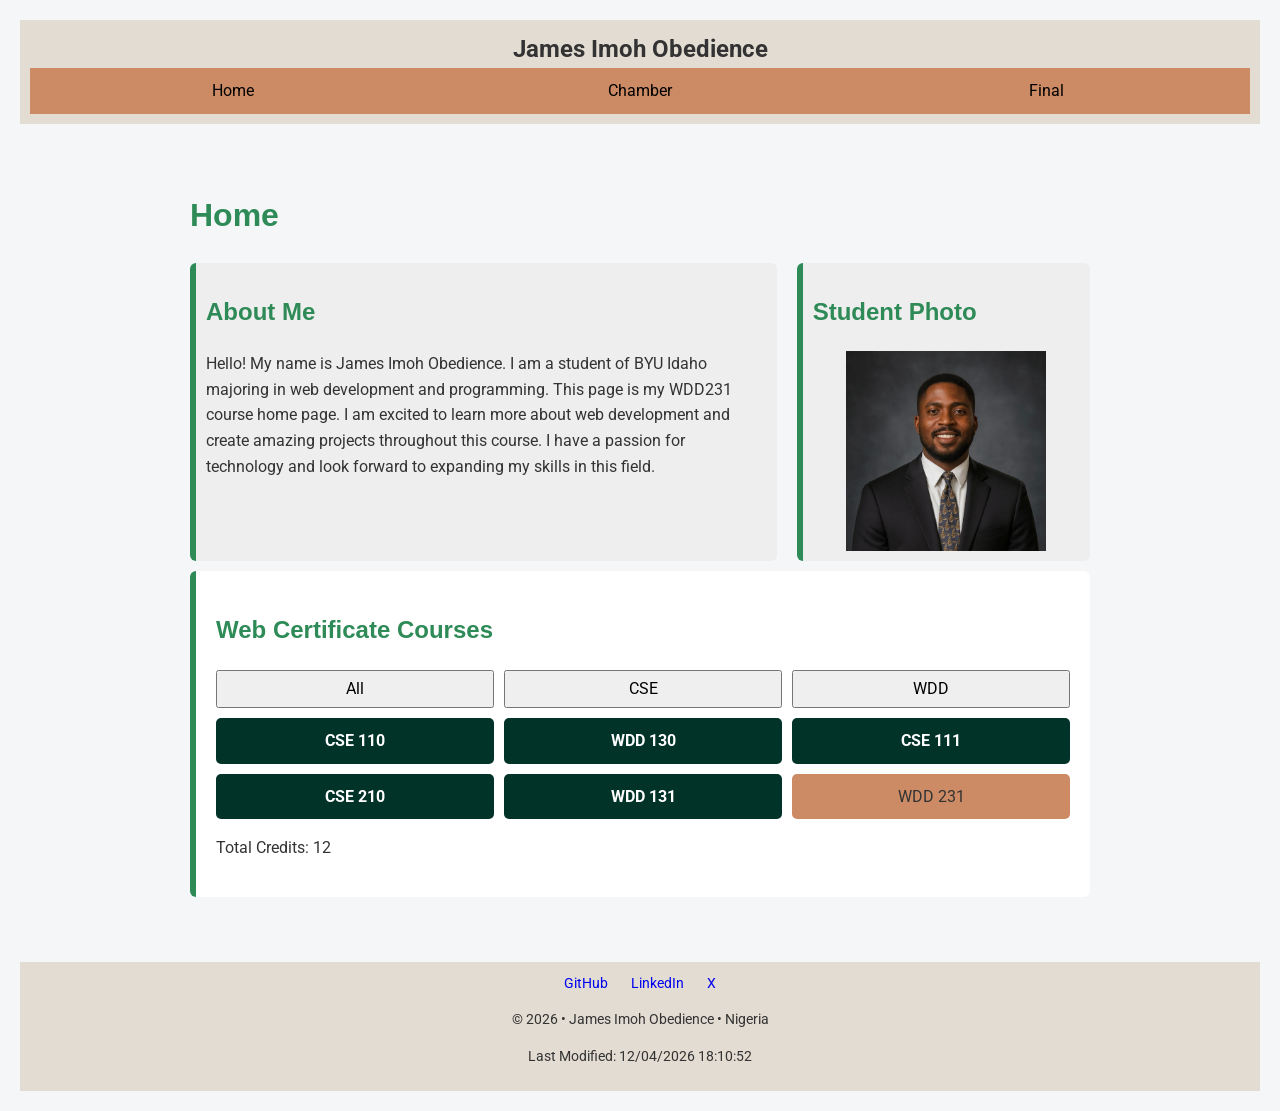
<file: index.html>
<!DOCTYPE html>
<html lang="en">

<head>
<meta charset="UTF-8">
<meta name="viewport" content="width=device-width, initial-scale=1.0">

<title>WDD231 Home Page</title>

<meta name="description" content="WDD231 course home page showcasing my web development assignments, projects, and learning progress.">
<meta name="author" content="James Imoh Obedience">

<link rel="stylesheet" href="styles/normalize.css">
<link rel="stylesheet" href="styles/small.css">
<link rel="stylesheet" href="styles/larger.css">

<link rel="preconnect" href="https://fonts.googleapis.com">
<link rel="preconnect" href="https://fonts.gstatic.com" crossorigin>

<link href="https://fonts.googleapis.com/css2?family=Roboto:wght@400;700&display=swap" rel="stylesheet">

<script src="scripts/navigation.js" defer></script>
<script src="scripts/date.js" defer></script>
<script src="scripts/courses.js" defer></script>

</head>

<body>

<header>

<div class="logo">
<span>James Imoh Obedience</span>
</div>

<button id="menuBtn">☰</button>

<nav id="navMenu">
<ul>
<li><a href="#">Home</a></li>
<li><a href="#">Chamber</a></li>
<li><a href="#">Final</a></li>
</ul>
</nav>

</header>


<main>

<h1>Home</h1>

<div class="about-grid">

<section class="about">
<h2>About Me</h2>

<p>
Hello! My name is James Imoh Obedience. I am a student of BYU Idaho majoring in web development and programming.
This page is my WDD231 course home page. I am excited to learn more about web development and create amazing projects throughout this course. I have a passion for technology and look forward to expanding my skills in this field.
</p>

</section>


<section class="photo">

<h2>Student Photo</h2>

<img src="images/myself.jpg" alt="Student Photo">

</section>

</div>


<section class="courses">

<h2>Web Certificate Courses</h2>

<div class="buttons">

<button id="allBtn">All</button>
<button id="cseBtn">CSE</button>
<button id="wddBtn">WDD</button>

</div>

<div id="courseContainer"></div>

<p id="creditTotal"></p>

</section>

</main>


<footer>

<div class="social">

<a href="https://github.com/jamesobedience" target="_blank">GitHub</a>
<a href="https://linkedin.com/in/obedience-james-8b3730275" target="_blank">LinkedIn</a>
<a href="https://twitter.com" target="_blank">X</a>

</div>

<p>
© <span id="year"></span> • James Imoh Obedience • Nigeria 
</p>

<p id="lastModified"></p>

</footer>

</body>

</html>
</file>
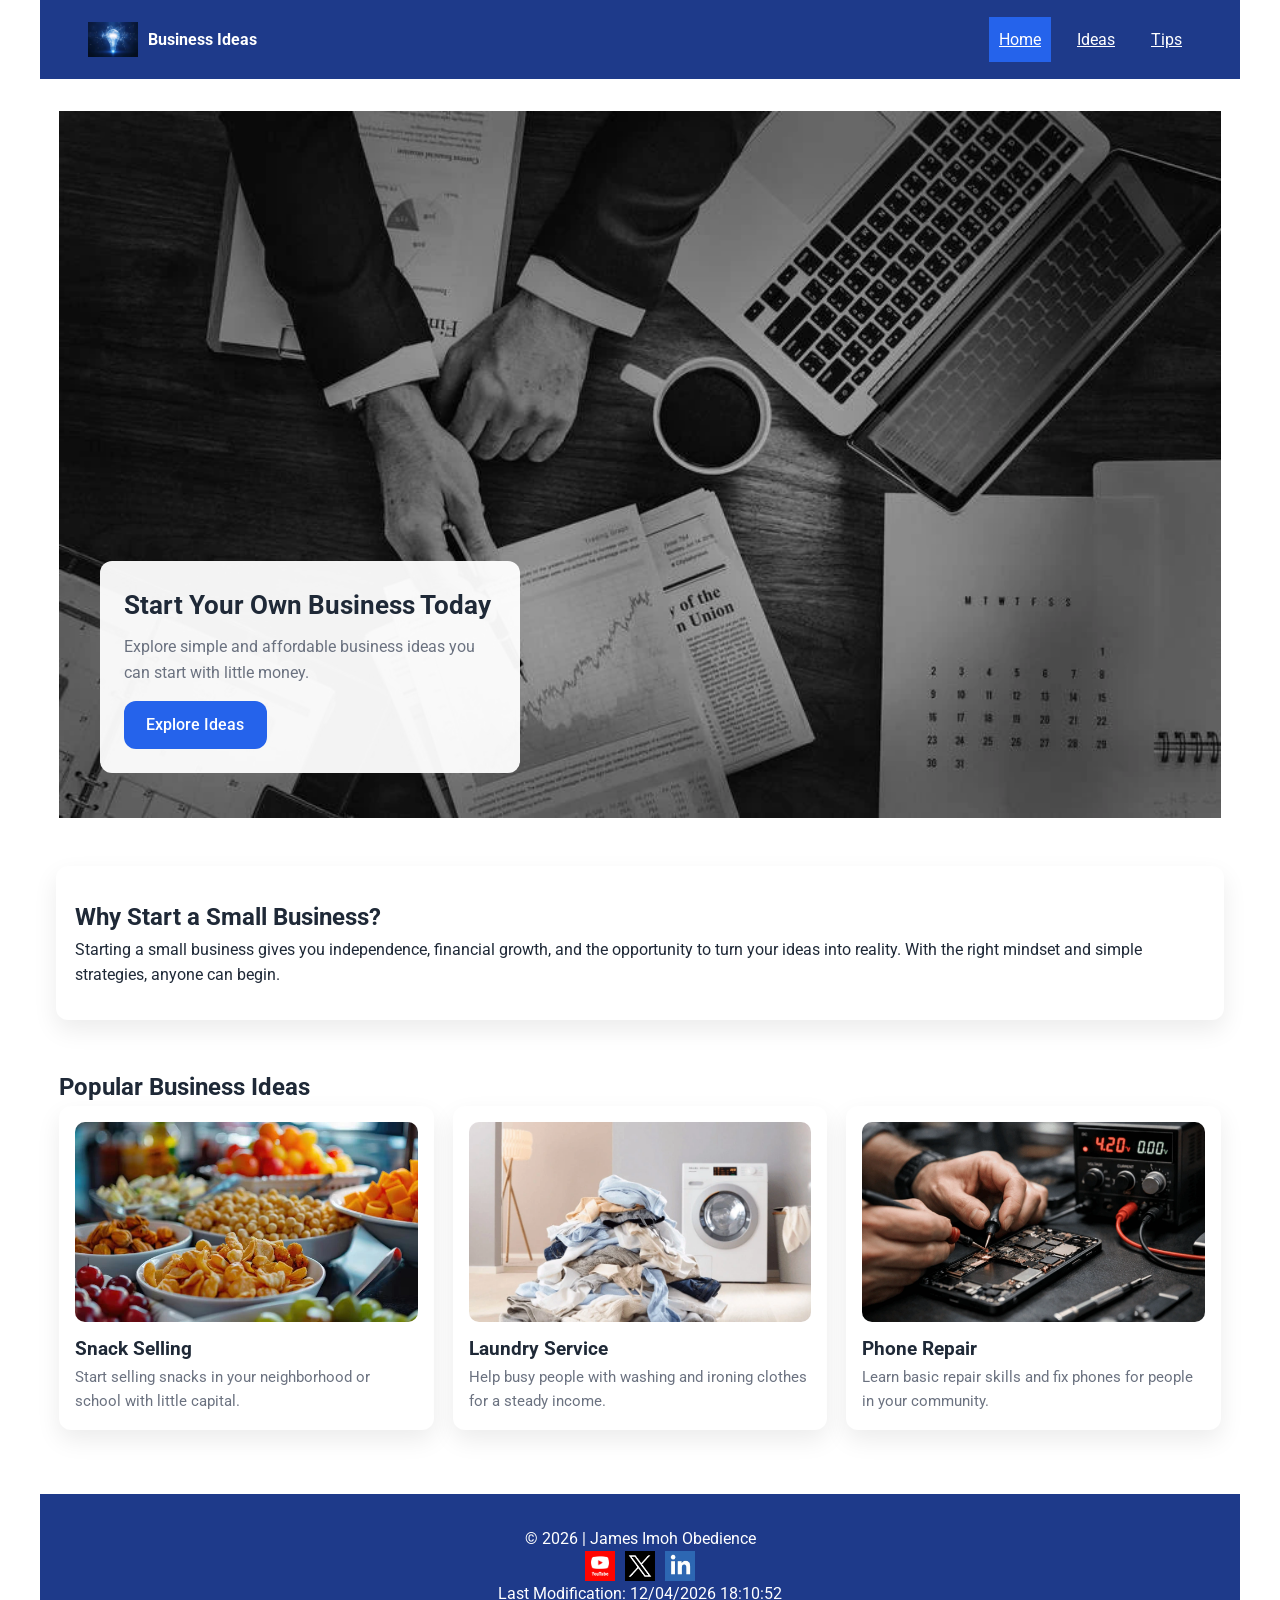
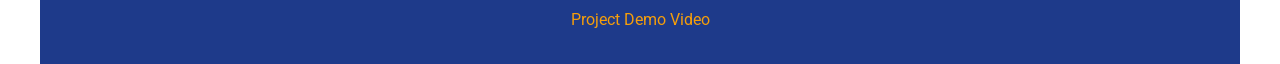
<file: final/index.html>
<!DOCTYPE html>
<html lang="en">
<head>

<meta charset="UTF-8">
<meta name="viewport" content="width=device-width, initial-scale=1.0">

<title>Home | Simple Business Ideas</title>

<meta name="description" content="Discover simple business ideas you can start with little money and grow successfully.">
<meta name="author" content="James Imoh Obedience">

<!-- Google Fonts -->
<link rel="preconnect" href="https://fonts.googleapis.com">
<link rel="preconnect" href="https://fonts.gstatic.com" crossorigin>
<link href="https://fonts.googleapis.com/css2?family=Roboto&display=swap" rel="stylesheet">

<!-- Favicon -->
<link rel="icon" href="images/favicon.ico" type="image/x-icon">

<!-- Open Graph -->
<meta property="og:title" content="Simple Business Ideas">
<meta property="og:description" content="Start your journey with easy business ideas.">
<meta property="og:image" content="https://jamesobedience.github.io/wdd231/final/images/hero.webp">
<meta property="og:url" content="https://jamesobedience.github.io/wdd231/final/index.html">

<!-- CSS -->
<link rel="stylesheet" href="styles/normalize.css">
<link rel="stylesheet" href="styles/small.css">
<link rel="stylesheet" href="styles/larger.css">

<!-- JS -->
<script src="scripts/dates.js" defer></script>
<script src="scripts/hamburger.js" defer></script>

</head>

<body>

<!-- HEADER -->
<header>
  <img src="images/logo.webp" alt="Business Ideas Logo" width="50" height="50">
  <h1>Business Ideas</h1>

  <button id="menuBtn" class="hamburger" aria-label="Toggle menu">
    <span></span>
    <span></span>
    <span></span>
  </button>

  <nav id="navMenu">
    <ul>
      <li><a href="index.html" class="active">Home</a></li>
      <li><a href="ideas.html">Ideas</a></li>
      <li><a href="tips.html">Tips</a></li>
    </ul>
  </nav>
</header>

<!-- MAIN -->
<main>

  <!-- HERO -->
  <section class="hero">
    <img src="images/heros.webp" alt="Small business setup">

    <div class="hero-text">
      <h2>Start Your Own Business Today</h2>
      <p>Explore simple and affordable business ideas you can start with little money.</p>
      <a href="ideas.html" class="btn">Explore Ideas</a>
    </div>
  </section>

  <!-- WHY -->
  <section class="why">
    <h2>Why Start a Small Business?</h2>
    <p>
      Starting a small business gives you independence, financial growth, and the opportunity
      to turn your ideas into reality. With the right mindset and simple strategies, anyone can begin.
    </p>
  </section>

  <!-- FEATURED -->
  <section class="featured">
    <h2>Popular Business Ideas</h2>

    <div class="featured-grid">

      <article class="card">
        <img src="images/snack.webp" alt="Snack business" loading="lazy">
        <h3>Snack Selling</h3>
        <p>Start selling snacks in your neighborhood or school with little capital.</p>
      </article>

      <article class="card">
        <img src="images/laundry.webp" alt="Laundry service" loading="lazy">
        <h3>Laundry Service</h3>
        <p>Help busy people with washing and ironing clothes for a steady income.</p>
      </article>

      <article class="card">
        <img src="images/phone.webp" alt="Phone repair service" loading="lazy">
        <h3>Phone Repair</h3>
        <p>Learn basic repair skills and fix phones for people in your community.</p>
      </article>

    </div>
  </section>

</main>

<!-- FOOTER -->
<footer>
  <p>&copy; <span id="year"></span> | James Imoh Obedience</p>

  <div class="footer-social">
    <a href="https://www.youtube.com" target="_blank" rel="noopener">
        <img src="images/youtube.webp" alt="YouTube icon" width="30" height="30">
    </a>
    <a href="https://twitter.com" target="_blank" rel="noopener">
      <img src="images/twitter.webp" alt="Twitter icon" width="30" height="30">
    </a>
    <a href="https://www.linkedin.com" target="_blank" rel="noopener">
      <img src="images/linkedin.webp" alt="LinkedIn icon" width="30" height="30">
    </a>
 </div>

  <p>
    Last Modification: <span id="lastModified"></span>
  </p>


  <p>
    <a href="#">Project Demo Video</a>
  </p>
</footer>

</body>
</html>
</file>
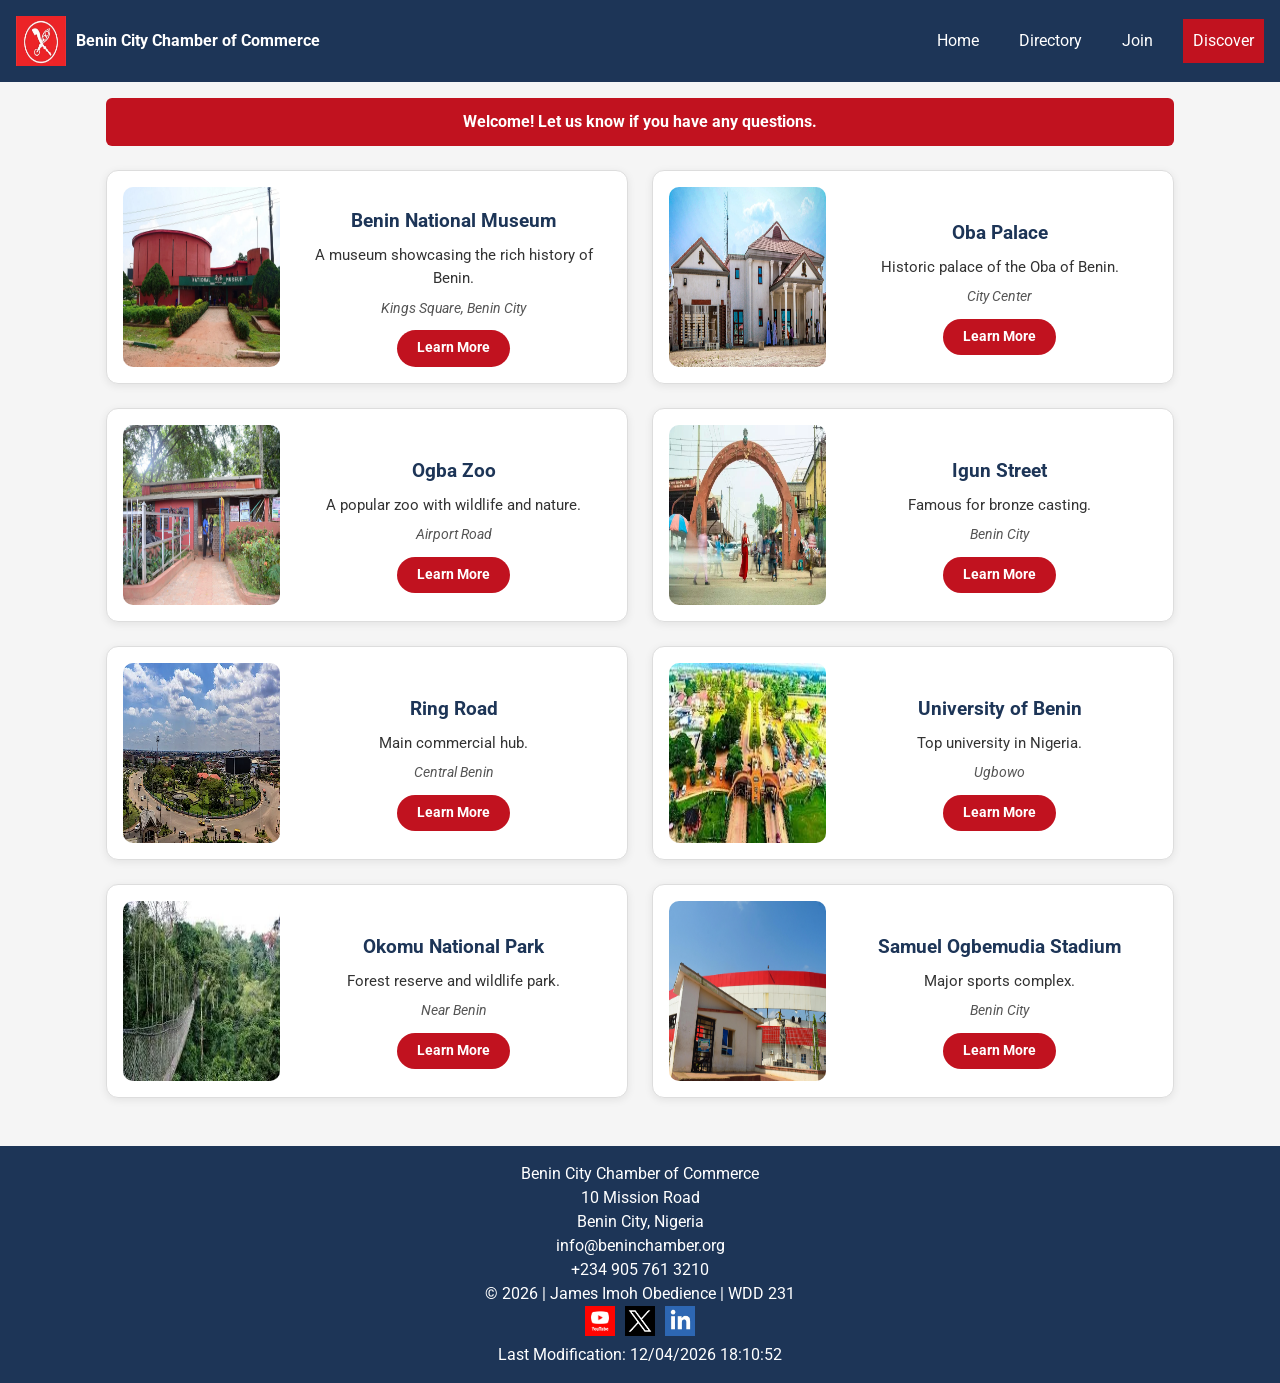
<file: chamber/discover.html>
<!DOCTYPE html>
<html lang="en">
<head>

<meta charset="UTF-8">
<meta name="viewport" content="width=device-width, initial-scale=1.0">

<title>Discover | Benin City Chamber of Commerce</title>

<meta name="description" content="Join the Benin City Chamber of Commerce to connect with local businesses, access resources, and grow your network.">
<meta name="author" content="James Imoh Obedience">

<!-- Google Fonts -->
<link rel="preconnect" href="https://fonts.googleapis.com">
<link rel="preconnect" href="https://fonts.gstatic.com" crossorigin>
<link href="https://fonts.googleapis.com/css2?family=Roboto&display=swap" rel="stylesheet">

<!-- Favicon -->
<link rel="icon" href="images/favicon.ico" type="image/x-icon">

<!-- Open Graph -->
<meta property="og:title" content="Join Benin City Chamber of Commerce">
<meta property="og:description" content="Join the Benin City Chamber of Commerce to connect with local businesses, access resources, and grow your network.">
<meta property="og:image" content="https://jamesobedience.github.io/wdd231/chamber/images/logo.jpg">
<meta property="og:url" content="https://jamesobedience.github.io/wdd231/chamber/join.html">

<!-- CSS -->
<link rel="stylesheet" href="styles/normalize.css">
<link rel="stylesheet" href="styles/small.css">
<link rel="stylesheet" href="styles/larger.css">

<!-- JS -->
<script src="scripts/dates.js" defer></script>
<script src="scripts/hamburger.js" defer></script>
<script type="module" src="scripts/discover.js"></script>
</head>

<body>

<header>
  <img src="images/logo.jpg" alt="Benin City Chamber of Commerce Logo" width="50" height="50">
  <h1>Benin City Chamber of Commerce</h1>

  <button id="menuBtn" class="hamburger" aria-label="Toggle menu">
    <span></span>
    <span></span>
    <span></span>
  </button>

  <nav id="navMenu" aria-label="Main Navigation">
    <ul>
      <li><a href="index.html">Home</a></li>
      <li><a href="directory.html">Directory</a></li>
      <li><a href="join.html">Join</a></li>
      <li><a href="discover.html" class="active">Discover</a></li>
    </ul>
  </nav>
</header>

<main class="discover-container">

  <!-- Visit Message -->
  <section class="visit-message">
    <h2 class="visually-hidden">Visitor Message</h2>
    <p id="visitMessage"></p>
  </section>

  <!-- Cards Section -->
  <section class="discover-grid" id="cards">
    <h2 class="visually-hidden">Places to Visit in Benin City</h2>
  </section>

</main>

<footer>

<p>Benin City Chamber of Commerce</p>

<p>
10 Mission Road <br>
Benin City, Nigeria <br>
info@beninchamber.org <br>
+234 905 761 3210
</p>

<p>
© <span id="year"></span> | James Imoh Obedience | WDD 231
</p>

<div class="footer-social">
    <a href="https://www.youtube.com" target="_blank" rel="noopener">
      <img src="images/youtube.webp" alt="YouTube icon" loading="lazy" width="30" height="30">
    </a>
    <a href="https://twitter.com" target="_blank" rel="noopener">
      <img src="images/twitter.webp" alt="Twitter icon" loading="lazy" width="30" height="30">
    </a>
    <a href="https://www.linkedin.com" target="_blank" rel="noopener">
      <img src="images/linkedin.webp" alt="LinkedIn icon" loading="lazy" width="30" height="30">
    </a>
</div>

<p>
Last Modification: <span id="lastModified"></span>
</p>

</footer>

</body>
</html>
</file>
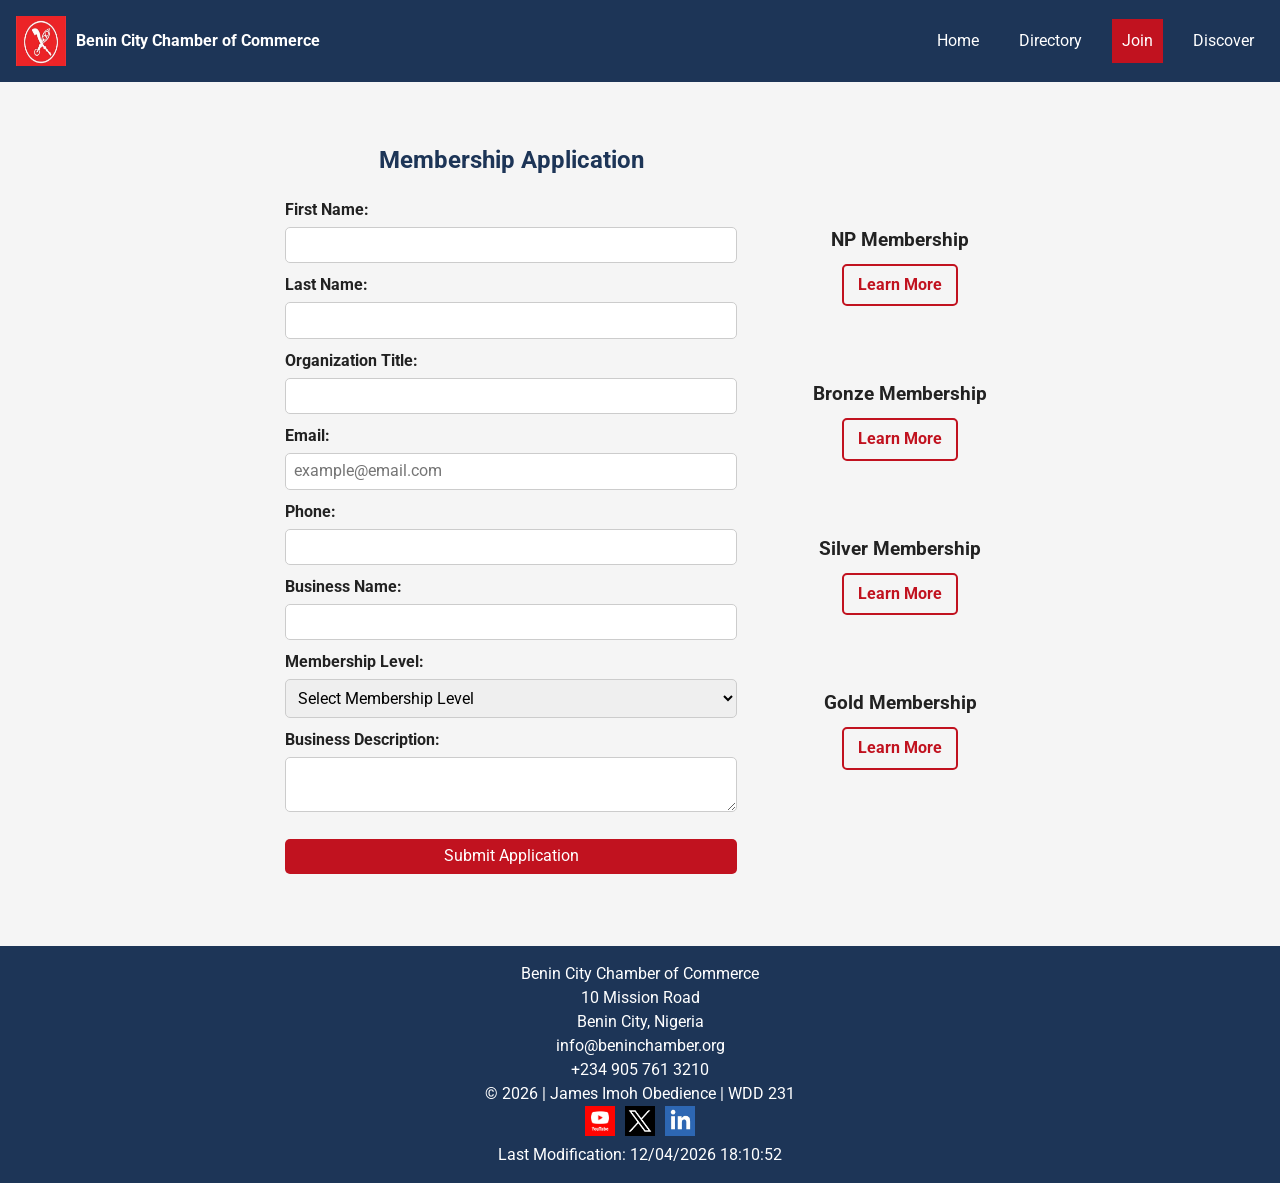
<file: chamber/join.html>
<!DOCTYPE html>
<html lang="en">
<head>

<meta charset="UTF-8">
<meta name="viewport" content="width=device-width, initial-scale=1.0">

<title>Join | Benin City Chamber of Commerce</title>

<meta name="description" content="Join the Benin City Chamber of Commerce to connect with local businesses, access resources, and grow your network.">
<meta name="author" content="James Imoh Obedience">

<!-- Google Fonts -->
<link rel="preconnect" href="https://fonts.googleapis.com">
<link rel="preconnect" href="https://fonts.gstatic.com" crossorigin>
<link href="https://fonts.googleapis.com/css2?family=Roboto&display=swap" rel="stylesheet">

<!-- Favicon -->
<link rel="icon" href="images/favicon.ico" type="image/x-icon">

<!-- Open Graph -->
<meta property="og:title" content="Join Benin City Chamber of Commerce">
<meta property="og:description" content="Join the Benin City Chamber of Commerce to connect with local businesses, access resources, and grow your network.">
<meta property="og:image" content="https://jamesobedience.github.io/wdd231/chamber/images/logo.jpg">
<meta property="og:url" content="https://jamesobedience.github.io/wdd231/chamber/join.html">

<!-- CSS -->
<link rel="stylesheet" href="styles/normalize.css">
<link rel="stylesheet" href="styles/small.css">
<link rel="stylesheet" href="styles/larger.css">

<!-- JS -->
<script src="scripts/dates.js" defer></script>
<script src="scripts/join.js" defer></script>
<script src="scripts/hamburger.js" defer></script>

</head>

<body>

<header>
  <img src="images/logo.jpg" alt="Chamber Logo" loading="lazy" width="50" height="50">
  <h1>Benin City Chamber of Commerce</h1>

  <button id="menuBtn" class="hamburger" aria-label="Toggle menu">
    <span></span>
    <span></span>
    <span></span>
  </button>

  <nav id="navMenu">
    <ul>
      <li><a href="index.html">Home</a></li>
      <li><a href="directory.html">Directory</a></li>
      <li><a href="join.html" class="active">Join</a></li>
      <li><a href="discover.html">Discover</a></li>
    </ul>
  </nav>
</header>

<main class="join-container">


  <!-- FORM -->
  <form method="get" action="thankyou.html">

    <h2>Membership Application</h2>

    <label for="fname">
      First Name:
      <input id="fname" type="text" name="fname" required 
      autocomplete="given-name" title="Enter your first name">
      <span class="error" id="fnameError"></span>
    </label>

    <label for="lname">
      Last Name:
      <input id="lname" type="text" name="lname" required 
      autocomplete="family-name" title="Enter your last name">
      <span class="error" id="lnameError"></span>
    </label>

    <label for="orgtitle">
      Organization Title:
      <input id="orgtitle" type="text" name="orgtitle"
      autocomplete="organization-title"
      pattern="[A-Za-z\s\-]{7,}"
      title="Enter your position (minimum 7 characters, letters, spaces or hyphens only)">
    </label>

    <label for="email">
      Email:
      <input id="email" type="email" name="email" required
      autocomplete="email"
      placeholder="example@email.com"
      title="Enter a valid email address">
      <span class="error" id="emailError"></span>
    </label>

    <label for="phone">
      Phone:
      <input id="phone" type="tel" name="phone" required
      autocomplete="tel"
      title="Enter your mobile phone number">
      <span class="error" id="phoneError"></span>
    </label>

    <label for="business">
      Business Name:
      <input id="business" type="text" name="business" required
      autocomplete="organization"
      title="Enter your business or organization name">
      <span class="error" id="businessError"></span>
    </label>

    <label for="membership">
      Membership Level:
      <select id="membership" name="membership" required>
        <option value="" disabled selected>Select Membership Level</option>
        <option value="np">NP Membership</option>
        <option value="bronze">Bronze Membership</option>
        <option value="silver">Silver Membership</option>
        <option value="gold">Gold Membership</option>
      </select>
    </label>  

    <label for="description">
      Business Description:
      <textarea id="description" name="description"
      title="Describe your business"></textarea>
    </label>

    <input type="hidden" name="timestamp" id="timestamp">

    <input type="submit" value="Submit Application">

  </form>

  <!-- MEMBERSHIP CARDS -->
  <section class="cards">

    <div class="card">
      <h3>NP Membership</h3>
      <button type="button" data-modal="npModal">Learn More</button>
    </div>

    <div class="card">
      <h3>Bronze Membership</h3>
      <button type="button" data-modal="bronzeModal">Learn More</button>
    </div>

    <div class="card">
      <h3>Silver Membership</h3>
      <button type="button" data-modal="silverModal">Learn More</button>
    </div>

    <div class="card">
      <h3>Gold Membership</h3>
      <button type="button" data-modal="goldModal">Learn More</button>
    </div>

  </section>

</main>

<!-- MODALS -->
<dialog id="npModal">
  <h3>NP Membership Benefits</h3>
  <p>No fee. Ideal for non-profits.</p>
  <button type="button" class="close-btn">Close</button>
</dialog>

<dialog id="bronzeModal">
  <h3>Bronze Membership Benefits</h3>
  <p>Basic networking and visibility.</p>
  <button type="button" class="close-btn">Close</button>
</dialog>

<dialog id="silverModal">
  <h3>Silver Membership Benefits</h3>
  <p>Includes training and promotions.</p>
  <button type="button" class="close-btn">Close</button>
</dialog>

<dialog id="goldModal">
  <h3>Gold Membership Benefits</h3>
  <p>Premium exposure and benefits.</p>
  <button type="button" class="close-btn">Close</button>
</dialog>

<footer>

<p>Benin City Chamber of Commerce</p>

<p>
10 Mission Road <br>
Benin City, Nigeria <br>
info@beninchamber.org <br>
+234 905 761 3210
</p>

<p>
© <span id="year"></span> | James Imoh Obedience | WDD 231
</p>

<div class="footer-social">
    <a href="https://www.youtube.com" target="_blank" rel="noopener">
      <img src="images/youtube.webp" alt="YouTube icon" loading="lazy" width="30" height="30">
    </a>
    <a href="https://twitter.com" target="_blank" rel="noopener">
      <img src="images/twitter.webp" alt="Twitter icon" loading="lazy" width="30" height="30">
    </a>
    <a href="https://www.linkedin.com" target="_blank" rel="noopener">
      <img src="images/linkedin.webp" alt="LinkedIn icon" loading="lazy" width="30" height="30">
    </a>
</div>

<p>
Last Modification: <span id="lastModified"></span>
</p>

</footer>

</body>
</html>
</file>
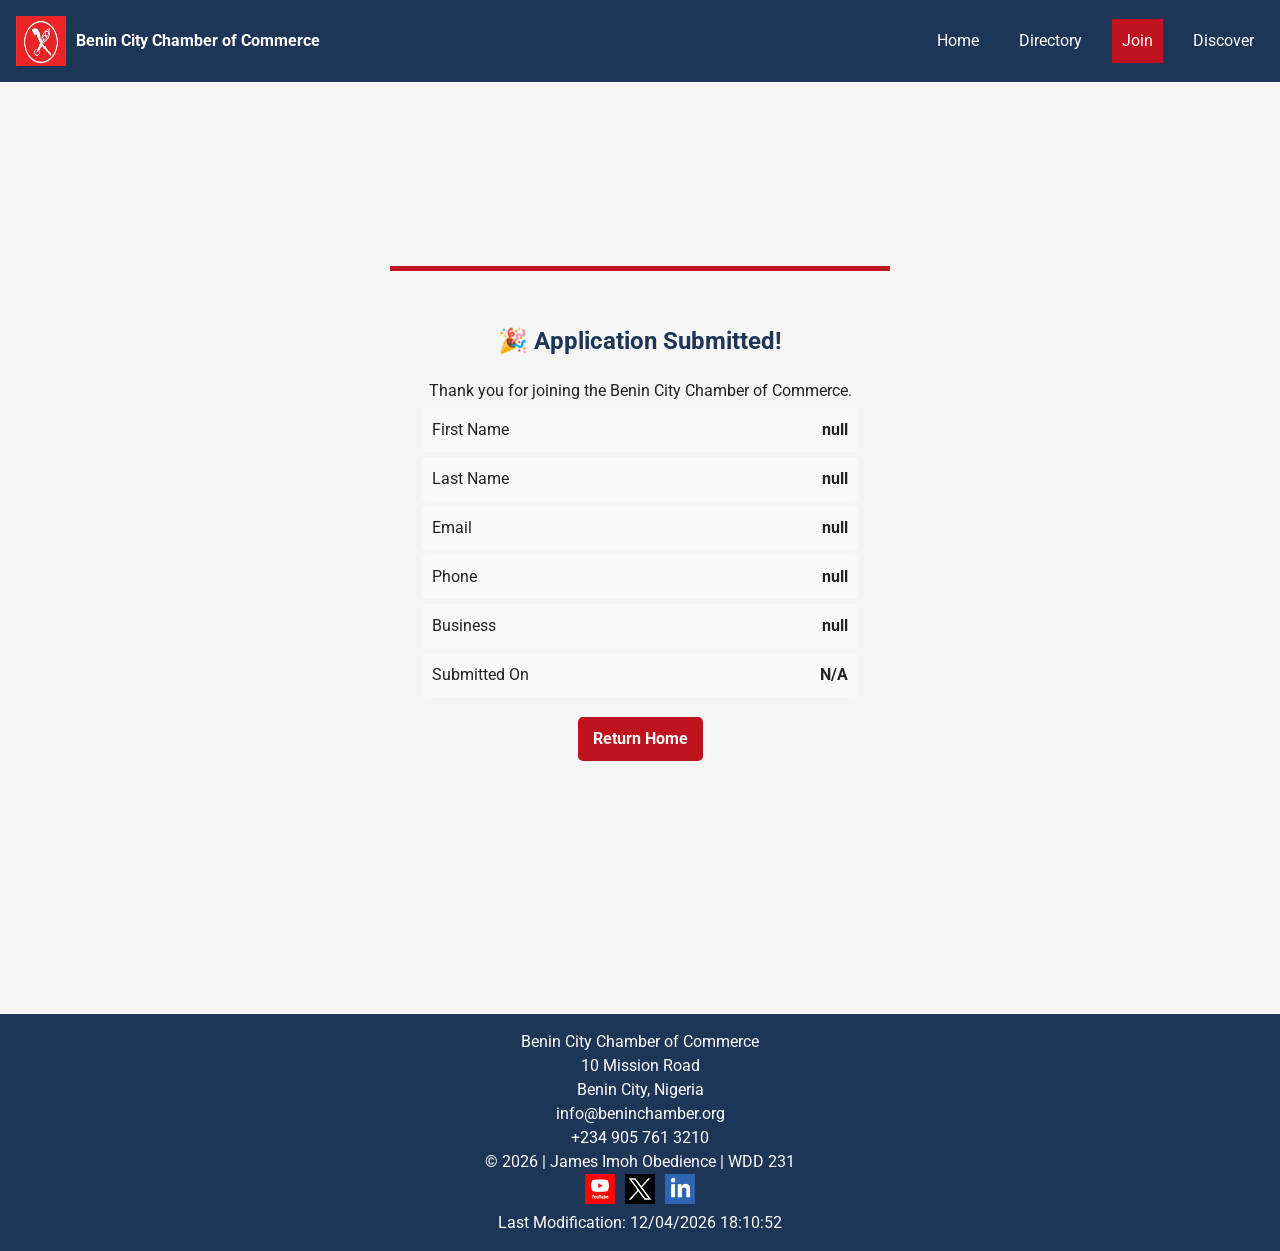
<file: chamber/thankyou.html>
<!DOCTYPE html>
<html lang="en">
<head>

<meta charset="UTF-8">
<meta name="viewport" content="width=device-width, initial-scale=1.0">

<title>Benin City Chamber of Commerce</title>

<meta name="description" content="Thank you for joining the Benin City Chamber of Commerce!">
<meta name="author" content="James Imoh Obedience">

<!-- Google Fonts -->
<link rel="preconnect" href="https://fonts.googleapis.com">
<link rel="preconnect" href="https://fonts.gstatic.com" crossorigin>

<link href="https://fonts.googleapis.com/css2?family=Roboto&display=swap" rel="stylesheet">
<!-- Favicon -->
<link rel="icon" href="images/favicon.ico" type="image/x-icon" sizes="16x16">

<!-- Facebook Open Graph -->
<meta property="og:title" content="Benin City Chamber of Commerce Official Website">
<meta property="og:description" content="Thank you for joining the Benin City Chamber of Commerce!">
<meta property="og:image" content="https://jamesobedience.github.io/wdd231/chamber/images/logo.jpg">
<meta property="og:url" content="https://jamesobedience.github.io/wdd231/chamber/thankyou.html">

<!-- CSS -->
<link rel="stylesheet" href="styles/normalize.css">
<link rel="stylesheet" href="styles/small.css">
<link rel="stylesheet" href="styles/larger.css">
<script src="scripts/dates.js" defer></script>
<script src="scripts/thankyou.js" defer></script>
<script src="scripts/hamburger.js" defer></script>


</head>

<body>

<header>
  <img src="images/logo.jpg" alt="Chamber Logo" width="50" height="50">
  <h1>Benin City Chamber of Commerce</h1>

  <button id="menuBtn" class="hamburger" aria-label="Toggle menu">
    <span></span>
    <span></span>
    <span></span>
  </button>

  <nav id="navMenu">
    <ul>
      <li><a href="index.html">Home</a></li>
      <li><a href="directory.html">Directory</a></li>
      <li><a href="join.html" class="active">Join</a></li>
      <li><a href="discover.html">Discover</a></li>
    </ul>
  </nav>
</header>

<main class="thankyou-container">

  <section class="thankyou-card">
    <h2>🎉 Application Submitted!</h2>
    <p>Thank you for joining the Benin City Chamber of Commerce.</p>

    <div id="results"></div>

    <a href="index.html" class="btn">Return Home</a>
  </section>

</main>

<footer>

<p>Benin City Chamber of Commerce</p>

<p>
10 Mission Road <br>
Benin City, Nigeria <br>
info@beninchamber.org <br>
+234 905 761 3210
</p>

<p>
© <span id="year"></span> | James Imoh Obedience | WDD 231
</p>

<div class="footer-social">
    <a href="https://www.youtube.com" target="_blank" rel="noopener">
      <img src="images/youtube.webp" alt="YouTube icon" width="30" height="30">
    </a>
    <a href="https://twitter.com" target="_blank" rel="noopener">
      <img src="images/twitter.webp" alt="Twitter icon" width="30" height="30">
    </a>
    <a href="https://www.linkedin.com" target="_blank" rel="noopener">
      <img src="images/linkedin.webp" alt="LinkedIn icon" width="30" height="30">
    </a>
</div>

<p>
Last Modification: <span id="lastModified"></span>
</p>

</footer>

</body>
</html>
</file>
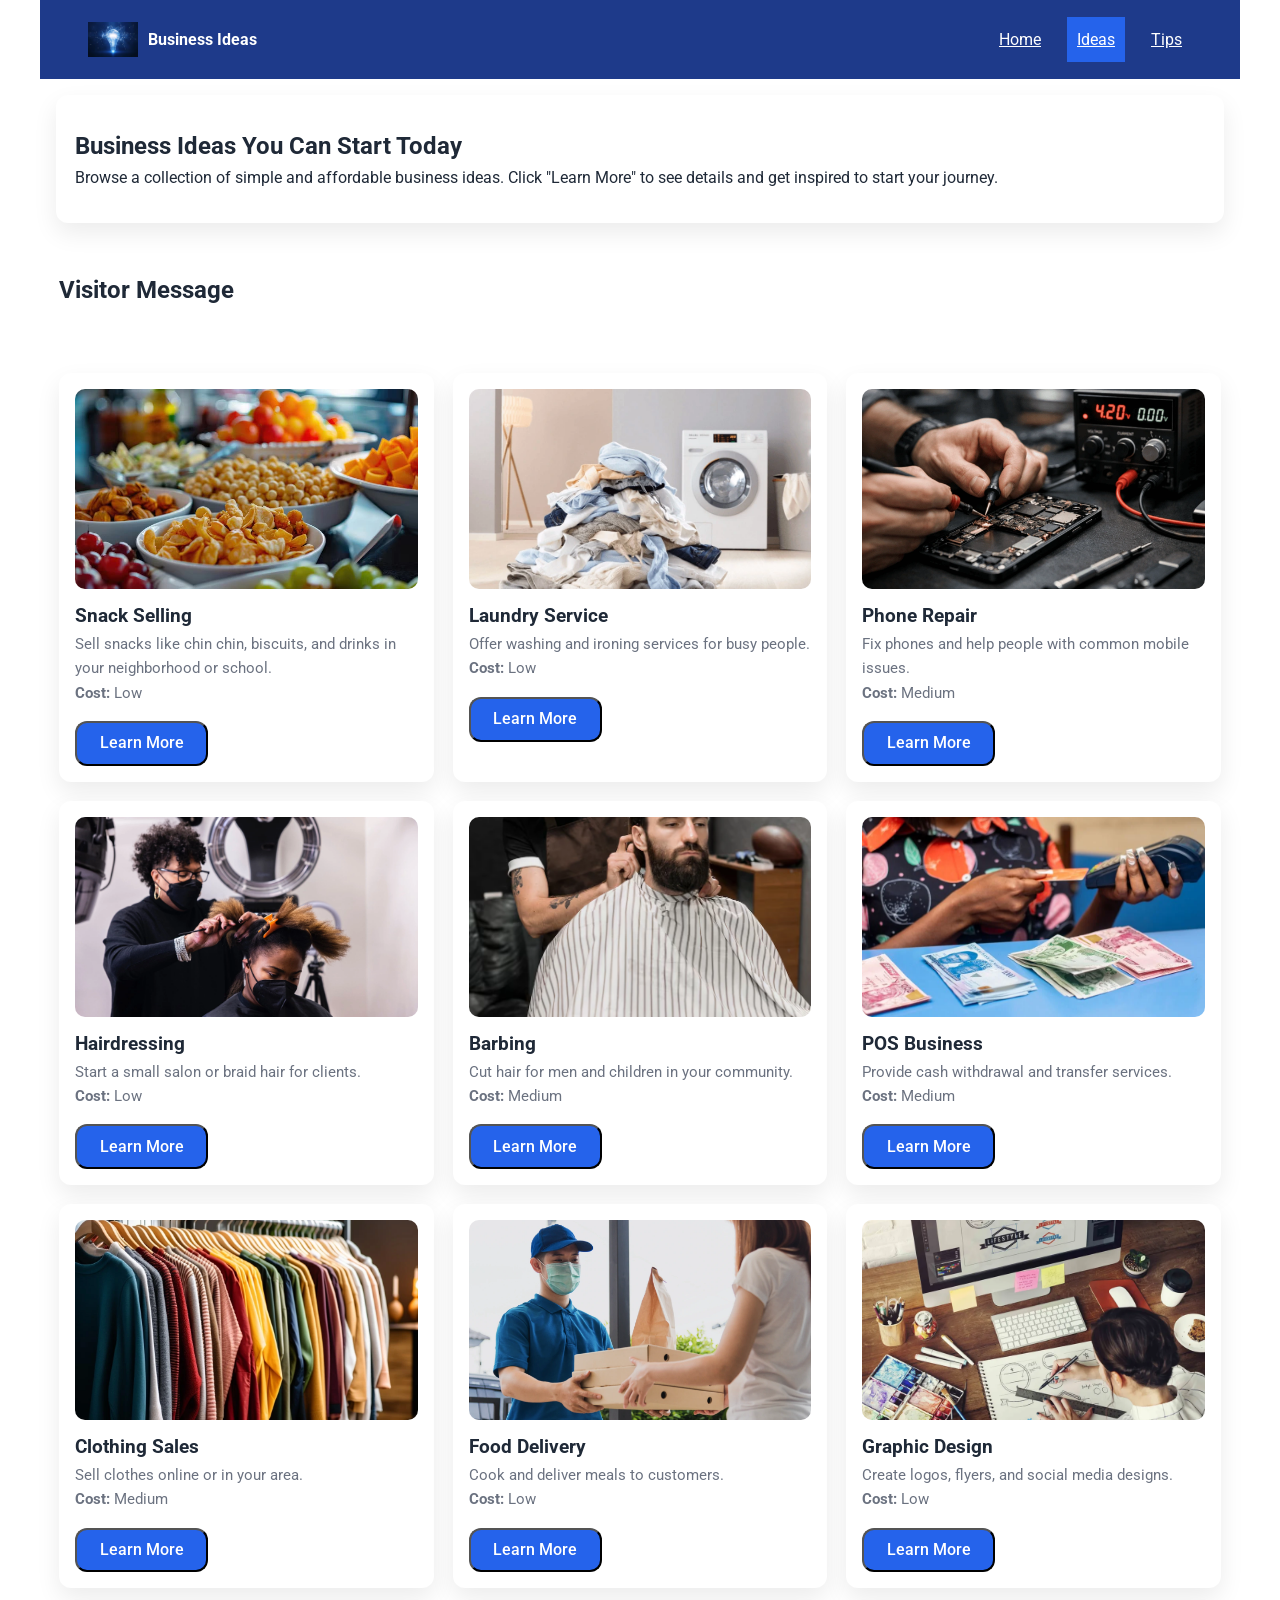
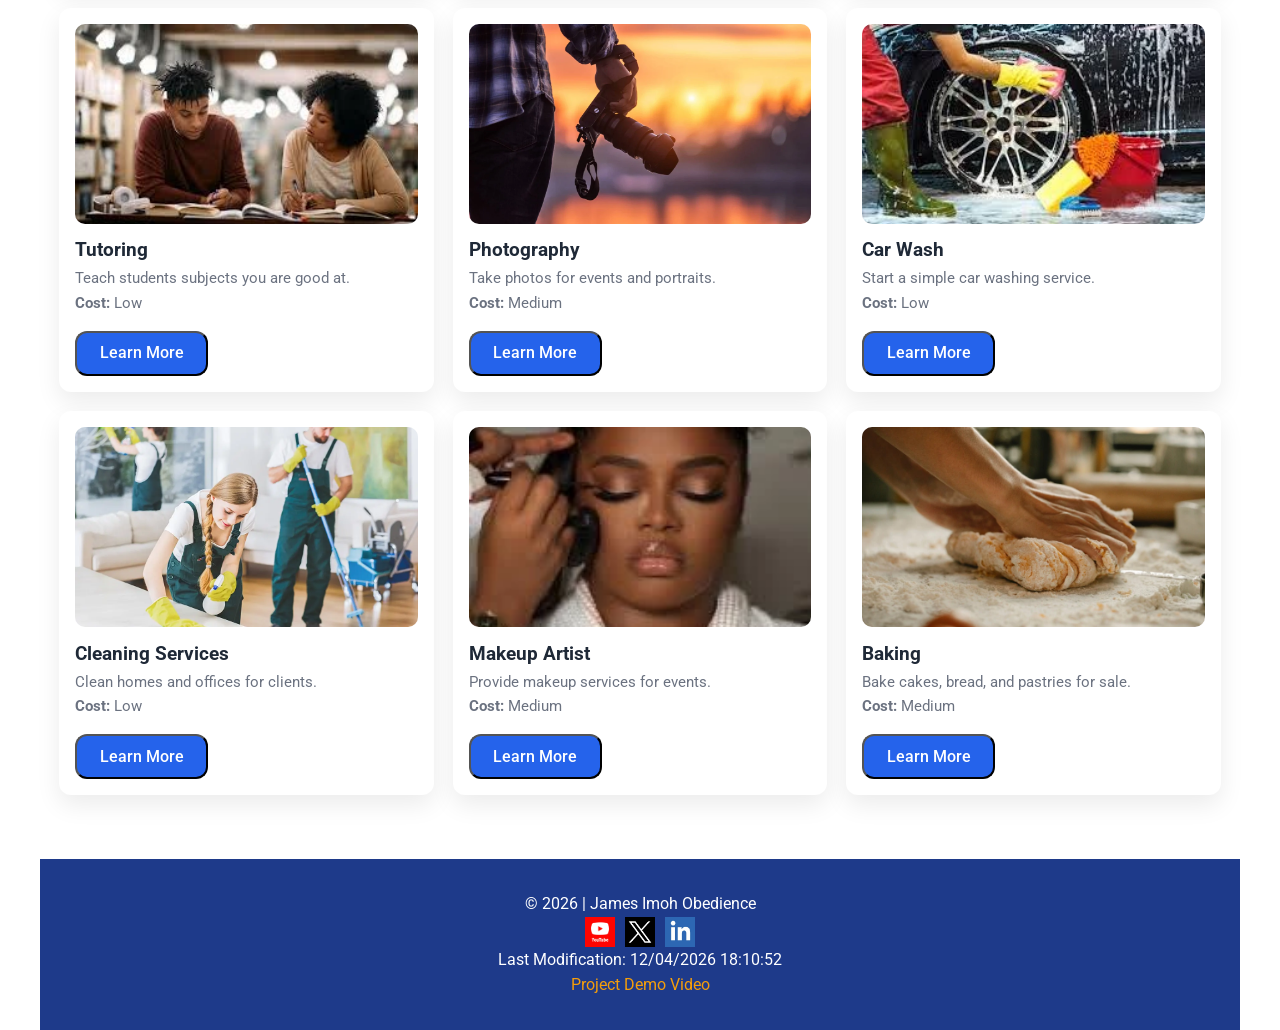
<file: final/ideas.html>
<!DOCTYPE html>
<html lang="en">
<head>

<meta charset="UTF-8">
<meta name="viewport" content="width=device-width, initial-scale=1.0">

<title>Ideas | Simple Business Ideas</title>

<meta name="description" content="Explore simple business ideas you can start with little money.">
<meta name="author" content="James Imoh Obedience">

<!-- Google Fonts -->
<link rel="preconnect" href="https://fonts.googleapis.com">
<link rel="preconnect" href="https://fonts.gstatic.com" crossorigin>
<link href="https://fonts.googleapis.com/css2?family=Roboto&display=swap" rel="stylesheet">

<!-- Favicon -->
<link rel="icon" href="images/favicon.ico" type="image/x-icon">

<!-- Open Graph -->
<meta property="og:title" content="Business Ideas">
<meta property="og:description" content="Discover simple business ideas you can start today.">
<meta property="og:image" content="https://jamesobedience.github.io/wdd231/final/images/hero.webp">
<meta property="og:url" content="https://jamesobedience.github.io/wdd231/final/ideas.html">

<!-- CSS -->
<link rel="stylesheet" href="styles/normalize.css">
<link rel="stylesheet" href="styles/small.css">
<link rel="stylesheet" href="styles/larger.css">

<!-- JS -->
<script src="scripts/dates.js" defer></script>
<script src="scripts/hamburger.js" defer></script>
<script src="scripts/ideas.js" defer></script>

</head>

<body>

<!-- HEADER -->
<header>
  <img src="images/logo.webp" alt="Business Ideas Logo" width="50" height="50">
  <h1>Business Ideas</h1>

  <button id="menuBtn" class="hamburger" aria-label="Toggle menu">
    <span></span>
    <span></span>
    <span></span>
  </button>

  <nav id="navMenu">
    <ul>
      <li><a href="index.html">Home</a></li>
      <li><a href="ideas.html" class="active">Ideas</a></li>
      <li><a href="tips.html">Tips</a></li>
    </ul>
  </nav>
</header>

<!-- MAIN -->
<main>

  <!-- PAGE INTRO -->
  <section class="intro">
    <h2>Business Ideas You Can Start Today</h2>
    <p>
      Browse a collection of simple and affordable business ideas. Click "Learn More"
      to see details and get inspired to start your journey.
    </p>
  </section>

  <!-- VISIT MESSAGE (LOCAL STORAGE) -->
  <section class="visit-message">
    <h2 class="visually-hidden">Visitor Message</h2>
    <p id="visitMessage"></p>
  </section>

  <!-- IDEAS GRID -->
  <section class="ideas-grid" id="ideasContainer">
    <h2 class="visually-hidden">List of Business Ideas</h2>
    <!-- Cards will be inserted here by JavaScript -->
  </section>

</main>

<!-- MODAL -->
<dialog id="ideaModal">
  <button id="closeModal" aria-label="Close">❌</button>
  <div id="modalContent"></div>
</dialog>

<!-- FOOTER -->
<footer>
  <p>&copy; <span id="year"></span> | James Imoh Obedience</p>

  <div class="footer-social">
    <a href="https://www.youtube.com" target="_blank" rel="noopener">
        <img src="images/youtube.webp" alt="YouTube icon" width="30" height="30">
    </a>
    <a href="https://twitter.com" target="_blank" rel="noopener">
      <img src="images/twitter.webp" alt="Twitter icon" width="30" height="30">
    </a>
    <a href="https://www.linkedin.com" target="_blank" rel="noopener">
      <img src="images/linkedin.webp" alt="LinkedIn icon" width="30" height="30">
    </a>
 </div>

  <p>
    Last Modification: <span id="lastModified"></span>
  </p>

  <p>
    <a href="#">Project Demo Video</a>
  </p>
</footer>

</body>
</html>
</file>
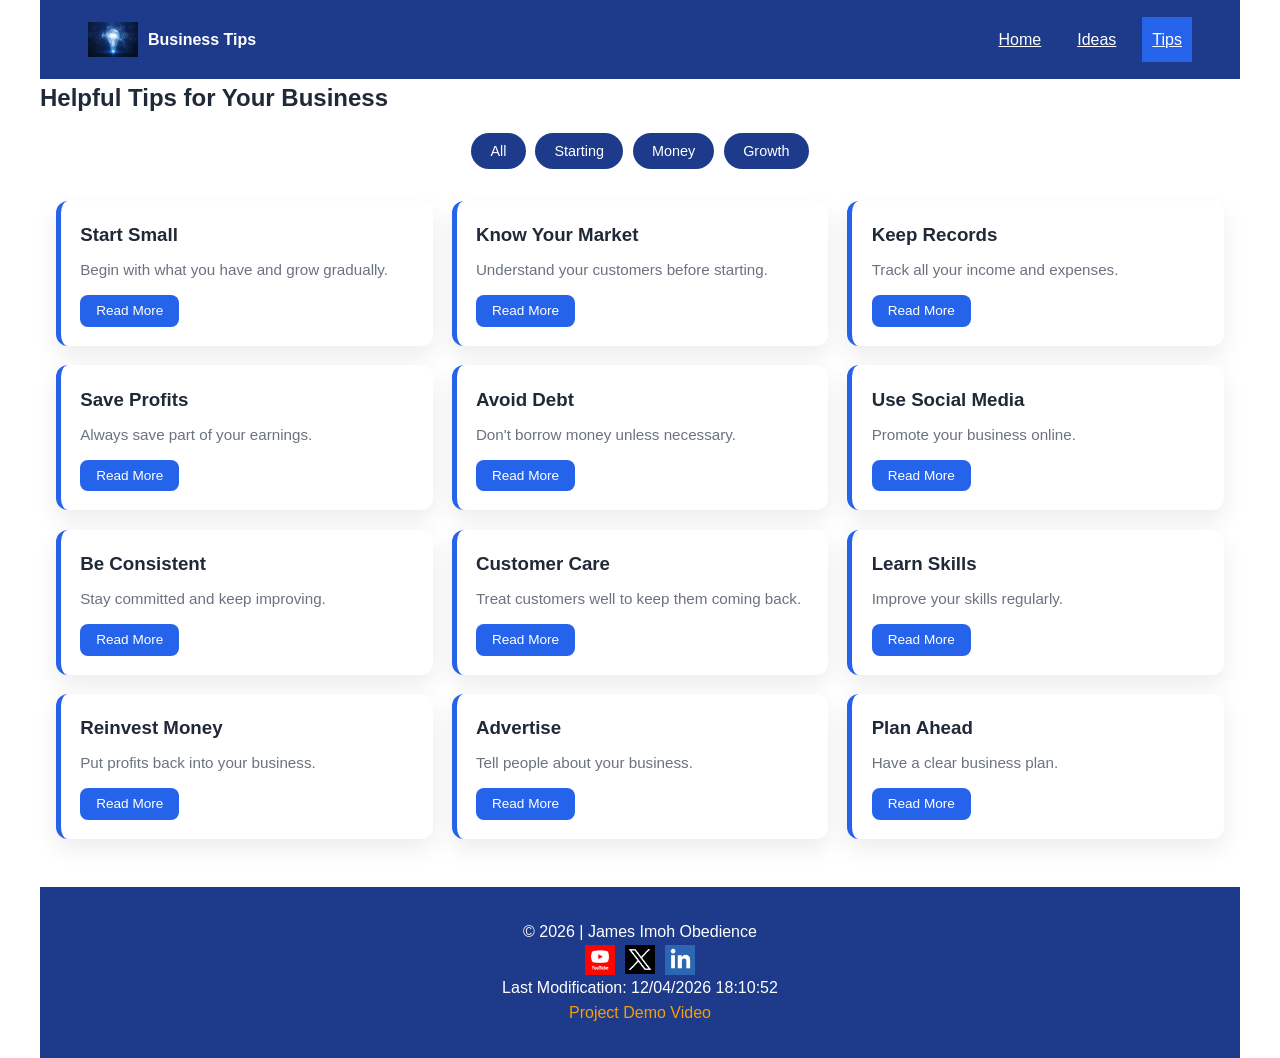
<file: final/tips.html>
<!DOCTYPE html>
<html lang="en">
<head>
<meta charset="UTF-8">
<meta name="viewport" content="width=device-width, initial-scale=1.0">

<title>Business Tips | Simple Business Ideas</title>

<meta name="description" content="Learn simple tips to start and grow your business successfully.">
<meta name="author" content="James Imoh Obedience">

<link rel="stylesheet" href="styles/normalize.css">
<link rel="stylesheet" href="styles/small.css">
<link rel="stylesheet" href="styles/larger.css">

<script src="scripts/tips.js" defer></script>
<script src="scripts/hamburger.js" defer></script>
<script src="scripts/dates.js" defer></script>
</head>

<body>

<header>
  <img src="images/logo.webp" alt="Business Ideas Logo" width="50" height="50">
  <h1>Business Tips</h1>

  <button id="menuBtn" class="hamburger" aria-label="Toggle menu">
    <span></span><span></span><span></span>
  </button>

  <nav id="navMenu">
    <ul>
      <li><a href="index.html">Home</a></li>
      <li><a href="ideas.html">Ideas</a></li>
      <li><a href="tips.html" class="active">Tips</a></li>
    </ul>
  </nav>
</header>

<main>

  <h2>Helpful Tips for Your Business</h2>

  <!-- FILTER BUTTONS -->
  <div class="tips-menu">
    <button data-filter="all">All</button>
    <button data-filter="start">Starting</button>
    <button data-filter="money">Money</button>
    <button data-filter="growth">Growth</button>
  </div>

  <!-- TIPS CONTAINER -->
  <div id="tips-container"></div>

</main>

<!-- MODAL -->
<dialog id="tipModal">
  <div id="modalContent"></div>
  <button id="closeModal">Close</button>
</dialog>

<!-- FOOTER -->
<footer>
  <p>&copy; <span id="year"></span> | James Imoh Obedience</p>

  <div class="footer-social">
    <a href="https://www.youtube.com" target="_blank" rel="noopener">
        <img src="images/youtube.webp" alt="YouTube icon" width="30" height="30">
    </a>
    <a href="https://twitter.com" target="_blank" rel="noopener">
      <img src="images/twitter.webp" alt="Twitter icon" width="30" height="30">
    </a>
    <a href="https://www.linkedin.com" target="_blank" rel="noopener">
      <img src="images/linkedin.webp" alt="LinkedIn icon" width="30" height="30">
    </a>
 </div>

  <p>
    Last Modification: <span id="lastModified"></span>
  </p>

  <p>
    <a href="#">Project Demo Video</a>
  </p>
</footer>


</body>
</html>
</file>
<file: styles/small.css>
body{
font-family:'Roboto',sans-serif;
margin:0;
line-height:1.5;
}

header{
background:#e3dcd2;
padding:10px;
}

.logo{
font-size:1.5rem;
font-weight:bold;
}

#menuBtn{
font-size:1.8rem;
background:none;
border:none;
cursor:pointer;
}

nav{
display:none;
background:#cc8b65;
}

nav ul{
list-style:none;
margin:0;
padding:0;
}

nav li{
border-bottom:1px solid #444;
}

nav a{
display:block;
padding:10px;
color:black;
text-decoration:none;
}

nav a:hover{
background:#e3dcd2;
}

.show{
display:block;
}

main{
padding:15px;
}

.about-grid{
display:block;
}

.about, .photo{
background:#eee;
padding:10px;
margin-bottom:10px;
}

.photo img{
width:100%;
max-width:200px;
display:block;
margin:auto;
}

.buttons{
display:flex;
gap:10px;
margin-bottom:10px;
}

.buttons button{
flex:1;
padding:8px;
}

#courseContainer{
display:grid;
gap:10px;
}

.course-card{
background:#cc8b65;
padding:10px;
text-align:center;
border-radius:5px;
}

.completed{
background:#013328;
color:white;
font-weight:bold;
}

footer{
background:#e3dcd2;
text-align:center;
padding:10px;
margin-top:20px;
}

.social a{
margin:0 10px;
text-decoration:none;
}

/* CSS Variables (Color Scheme) */
:root {
    --primary-color: #2E8B57;
    --secondary-color: #FF8C00;
    --background-color: #F4F6F7;
    --text-color: #333333;
}

/* General Styles */
body {
    font-family: 'Roboto', sans-serif;
    background-color: var(--background-color);
    color: var(--text-color);
    margin: 0;
    padding: 20px;
    line-height: 1.6;
}

/* Header */
header {
    text-align: center;
    margin-bottom: 30px;
}

h1 {
    font-family: 'Poppins', sans-serif;
    color: var(--primary-color);
}

h2 {
    font-family: 'Poppins', sans-serif;
    color: var(--primary-color);
}

/* Sections */
main {
    max-width: 900px;
    margin: auto;
}

section {
    background-color: #ffffff;
    padding: 20px;
    margin-bottom: 20px;
    border-left: 6px solid var(--primary-color);
    border-radius: 6px;
}

/* Accent Text */
.highlight {
    color: var(--secondary-color);
    font-weight: bold;
}

/* Lists */
ul {
    padding-left: 20px;
}

/* Wireframe */
.wireframe {
    border: 1px dashed #999;
    padding: 15px;
    margin-top: 10px;
    font-size: 14px;
    background-color: #fafafa;
}

/* Footer */
footer {
    text-align: center;
    margin-top: 30px;
    font-size: 14px;
}
</file>
<file: styles/larger.css>
@media (min-width:768px){

#menuBtn{
display:none;
}

nav{
display:block;
}

nav ul{
display:flex;
background:#cc8b65;
}

nav li{
flex:1;
text-align:center;
border:none;
}

.about-grid{
display:grid;
grid-template-columns:2fr 1fr;
gap:20px;
}

#courseContainer{
grid-template-columns:repeat(3,1fr);
}

}
</file>
<file: final/styles/small.css>
* {
  margin: 0;
  padding: 0;
  box-sizing: border-box;
}

html {
  scroll-behavior: smooth;
}

body {
  font-family: "Roboto", sans-serif;
  background: var(--card);
  color: var(--text);
  line-height: 1.6;
}

img {
  max-width: 100%;
  height: auto;
  display: block;
}

/* =========================
   VARIABLES
   ========================= */
:root {
  --primary: #1e3a8a;
  --secondary: #2563eb;
  --accent: #f59e0b;
  --text: #1f2937;
  --muted: #6b7280;
  --white: #ffffff;
  --card: #ffffff;
  --shadow: 0 10px 25px rgba(0,0,0,0.08);
  --radius: 12px;
}

/* ===============================
HEADER
=============================== */
header {
  display: flex;
  align-items: center;
  justify-content: space-between;
  background: var(--primary);
  color: var(--card);
  padding: 1rem;
}

header img {
  width: 50px;
}

header h1 {
  font-size: 1rem;
  margin-left: 10px;
  flex: 1;
}

/* NAV */
nav ul {
  list-style: none;
  display: none;
  flex-direction: column;
  width: 100%;
  background: var(--primary);
}

nav a {
  display: block;
  padding: 10px;
  color: var(--card);
}

nav a:hover,
nav a.active {
  background: var(--secondary)
}

nav.open ul {
  display: flex;
}


#menuBtn {
  margin-left: auto;
}

/* ===============================
HAMBURGER
=============================== */
.hamburger {
  display: flex;
  flex-direction: column;
  gap: 10px;
  background: none;
  border: none;
  cursor: pointer;
  z-index: 1000;
}

.hamburger span {
  width: 25px;
  height: 3px;
  background: var(--card);
  transition: 0.3s ease;
}

.hamburger.active span:nth-child(1) {
  transform: rotate(45deg) translate(5px, 5px);
}

.hamburger.active span:nth-child(2) {
  opacity: 0;
}

.hamburger.active span:nth-child(3) {
  transform: rotate(-45deg) translate(6px, -6px);
}

/* =========================
   HERO
   ========================= */
.hero {
  position: relative;
}

.hero img {
  width: 100%;
  height: auto;
  display: block;
}

.hero-text {
  padding: 1.5rem;
  background: rgba(255,255,255,0.95);
  text-align: center;
}

.hero-text h2 {
  font-size: 1.6rem;
  margin-bottom: 0.5rem;
}

.hero-text p {
  color: var(--muted);
}

.btn {
  display: inline-block;
  margin-top: 1rem;
  padding: 0.7rem 1.4rem;
  background: var(--secondary);
  color: var(--card);
  border-radius: var(--radius);
  text-decoration: none;
  font-weight: 500;
  transition: 0.3s;
}

.btn:hover {
  background: var(--primary);
  transform: translateY(-2px);
}

/* =========================
   SECTIONS
   ========================= */
section {
  padding: 2rem 1.2rem;
}

.why,
.intro {
  background: var(--white);
  margin: 1rem;
  border-radius: var(--radius);
  box-shadow: var(--shadow);
}

/* =========================
   GRID SYSTEM
   ========================= */
.featured-grid,
.ideas-grid,
#tips-container {
  display: grid;
  grid-template-columns: 1fr;
  gap: 1.2rem;
}

/* =========================
   CARDS
   ========================= */
.card {
  background: var(--card);
  border-radius: var(--radius);
  overflow: hidden;
  box-shadow: var(--shadow);
  padding: 1rem;
  transition: 0.3s;
}

.card:hover {
  transform: translateY(-5px);
}

.card img {
  width: 100%;
  height: 200px;
  object-fit: cover;
  border-radius: 10px;
}

.card h3 {
  margin-top: 0.8rem;
}

.card p {
  color: var(--muted);
  font-size: 0.95rem;
}

/* =========================
   FILTER BUTTONS 
   ========================= */
.tips-menu {
  display: flex;
  flex-wrap: wrap;
  justify-content: center;
  gap: 0.6rem;
  padding: 1rem;
}

.tips-menu button {
  border: none;
  padding: 0.6rem 1.2rem;
  background: var(--primary);
  color: var(--card);
  border-radius: 20px;
  cursor: pointer;
  transition: all 0.3s ease;
  font-size: 0.9rem;
}

.tips-menu button:hover {
  background: var(--secondary);
  transform: translateY(-2px);
}

/* =========================
   TIPS CONTAINER 
   ========================= */
#tips-container {
  display: grid;
  grid-template-columns: 1fr;
  gap: 1.2rem;
  padding: 1rem;
}

/* =========================
   TIP CARD
   ========================= */
.tip-card {
  background: var(--card);
  border-radius: var(--radius);
  box-shadow: var(--shadow);
  padding: 1.2rem;
  transition: 0.3s ease;
  border-left: 5px solid var(--secondary);
}

.tip-card:hover {
  transform: translateY(-4px);
}

/* Title */
.tip-card h3 {
  margin-bottom: 0.5rem;
}

/* Text */
.tip-card p {
  color: var(--muted);
  font-size: 0.95rem;
}

.tip-card span {
  display: inline-block;
  margin-top: 0.6rem;
  padding: 0.3rem 0.7rem;
  background: var(--secondary);
  color: var(--card);
  border-radius: 10px;
  font-size: 0.75rem;
}

.tip-card button {
  margin-top: 0.8rem;
  padding: 0.5rem 1rem;
  background: var(--secondary);
  color: var(--card);
  border: none;
  border-radius: 8px;
  cursor: pointer;
  font-size: 0.85rem;
  transition: 0.3s ease;
}

.tip-card button:hover {
  background: var(--primary);
  transform: translateY(-2px);
}


/* =========================
   MODAL
   ========================= */
dialog {
  border: none;
  border-radius: var(--radius);
  padding: 1.5rem;
  width: 90%;
  max-width: 450px;
  box-shadow: var(--shadow);
}

#closeModal {
  margin-top: 1rem;
  background: var(--primary);
  color: var(--card);
  border: none;
  padding: 0.5rem 1rem;
  border-radius: 8px;
}

/* =========================
   FOOTER
   ========================= */
footer {
  text-align: center;
  padding: 2rem;
  background: var(--primary);
  color: var(--card);
  margin-top: 2rem;
}

footer a {
  color: var(--accent);
  text-decoration: none;
}

.footer-social {
  display: flex;
  justify-content: center;
  gap: 10px;
}

.footer-social img {
  width: 30px;
}
</file>
<file: final/styles/larger.css>
/* =========================
   TABLET
   ========================= */
@media (min-width: 600px) {

  nav {
    display: flex;
    justify-content: center;
  }

  nav ul {
    display: flex;
    flex-direction: row;
    gap: 1rem;
  }

  .hamburger {
    display: none;
  }

  .hero-text {
    position: absolute;
    bottom: 10%;
    left: 5%;
    max-width: 350px;
    text-align: left;
    border-radius: var(--radius);
  }

  .featured-grid,
  .ideas-grid,
  #tips-container {
    grid-template-columns: repeat(2, 1fr);
  }
}

/* =========================
   DESKTOP
   ========================= */
@media (min-width: 900px) {

  body {
    max-width: 1200px;
    margin: auto;
  }

  header {
    padding: 1rem 3rem;
  }

  .hero-text {
    max-width: 420px;
  }

  .featured-grid,
  .ideas-grid,
  #tips-container {
    grid-template-columns: repeat(3, 1fr);
  }
}
</file>
<file: chamber/styles/small.css>
* {
  box-sizing: border-box;
  margin: 0;
  padding: 0;
}

body {
  font-family: 'Roboto', sans-serif;
  background: #f5f5f5;
  color: #222;
  line-height: 1.5;
}

a {
  text-decoration: none;
  color: inherit;
}

main {
  max-width: 1100px;
  margin: auto;
}

/* ===============================
HEADER
=============================== */
header {
  display: flex;
  align-items: center;
  justify-content: space-between;
  background: #1D3557;
  color: #ffffff;
  padding: 1rem;
}

header img {
  width: 50px;
}

header h1 {
  font-size: 1rem;
  margin-left: 10px;
  flex: 1;
}

/* NAV */
nav ul {
  list-style: none;
  display: none;
  flex-direction: column;
  width: 100%;
  background: #1D3557;
}

nav a {
  display: block;
  padding: 10px;
  color: #ffffff;
}

nav a:hover,
nav a.active {
  background: #c1121f;
}

nav.open ul {
  display: flex;
}

#navMenu {
  display: flex;
  gap: 15px;
}

#menuBtn {
  margin-left: auto;
}


/* ===============================
HAMBURGER
=============================== */
.hamburger {
  display: flex;
  flex-direction: column;
  gap: 10px;
  background: none;
  border: none;
  cursor: pointer;
  z-index: 1000;
}

.hamburger span {
  width: 25px;
  height: 3px;
  background: #ffffff;
  transition: 0.3s ease;
}

.hamburger.active span:nth-child(1) {
  transform: rotate(45deg) translate(5px, 5px);
}

.hamburger.active span:nth-child(2) {
  opacity: 0;
}

.hamburger.active span:nth-child(3) {
  transform: rotate(-45deg) translate(6px, -6px);
}

/* ===============================
HERO
=============================== */
#home {
  position: relative;
}

.hero-img-container img {
  width: 100%;
  height: 100%;
  object-fit: cover;
}

.overlay {
  position: absolute;
  inset: 0;
  background: rgba(0,0,0,0.7);
}

.content {
  position: absolute;
  bottom: 20px;
  right: 20px;
  color: #ffffff;
  text-align: right;
  background: rgba(0,0,0,0.5);
  padding: 10px;
  border-radius: 5px;
}

.btn {
  display: inline-block;
  padding: 10px 15px;
  margin: 5px;
  font-weight: bold;
  border-radius: 5px;
  cursor: pointer;
  transition: 0.3s;
}

.btn-join {
  background: #ddd;
  color: #000;
}

.btn-explore {
  background: #1e3a8a;
  color: #ffffff;
}

.btn:hover {
  transform: translateY(-2px);
  opacity: 0.9;
}

/* ===============================
GRID
=============================== */
.card-base {
  background: #ffffff;
  border-radius: 10px;
  box-shadow: 0 5px 15px rgba(0,0,0,0.1);
}

.news-grid {
  display: grid;
  gap: 10px;
  padding: 1rem;
}

.box-container {
  padding: 1rem;
}

.box-container h3 {
  background: #333;
  color: #ffffff;
  padding: 8px;
  margin: -1rem -1rem 10px;
}

/* ===============================
FOOTER
=============================== */
footer {
  background: #1D3557;
  color: #ffffff;
  padding: 1rem;
  margin-top: 2rem;
  text-align: center;
}

.footer-social {
  display: flex;
  justify-content: center;
  gap: 10px;
}

.footer-social img {
  width: 30px;
}

/* ===============================
JOIN PAGE
=============================== */
.join-container {
  display: flex;
  justify-content: center;
  align-items: center;
  min-height: 80vh;
  flex-wrap: wrap;
  gap: 20px;
  padding: 1rem;
}

/* FORM */
form {
  padding: 1.5rem;
  max-width: 500px;
  width: 100%;

  opacity: 0;
  transform: translateY(20px);
  animation: fadeIn 0.6s ease forwards;
}

form h2 {
  color: #1D3557;
  margin-bottom: 10px;
}

form label {
  display: block;
  margin-bottom: 10px;
  font-weight: bold;
}

form input,
form select,
form textarea {
  width: 100%;
  padding: 8px;
  margin-top: 5px;
  border-radius: 5px;
  border: 1px solid #ccc;
}

form input:focus,
form select:focus,
form textarea:focus {
  border-color: #1D3557;
  outline: none;
}

form input[type="submit"] {
  background: #c1121f;
  color: white;
  border: none;
  margin-top: 10px;
  cursor: pointer;
}

form input[type="submit"]:hover {
  background: #9b0d18;
}

/* CARDS */
.cards {
  display: grid;
  gap: 10px;
}

.card {
  padding: 2rem;
  text-align: center;

  opacity: 0;
  transform: translateY(20px);
  animation: fadeUp 0.8s forwards;
}

.card:nth-child(2){animation-delay:0.2s;}
.card:nth-child(3){animation-delay:0.4s;}
.card:nth-child(4){animation-delay:0.6s;}

.card button {
  margin-top: 10px;
  padding: 10px 14px;
  background: transparent;
  color: #c1121f;   
  border: 2px solid #c1121f;
  border-radius: 5px;
  cursor: pointer;
  font-weight: bold;
}

.card button:hover {
  background: #c1121f;
  color: #ffffff;
}

/* ===============================
THANK YOU PAGE
=============================== */
.thankyou-container {
  display: flex;
  justify-content: center;
  align-items: center;
  min-height: 100vh;
}

.thankyou-card {
  padding: 2rem;
  max-width: 500px;
  width: 100%;
  text-align: center;
  border-top: 5px solid #c1121f;

  
}

.result-item {
  display: flex;
  justify-content: space-between;
  padding: 10px;
  margin: 5px 0;
  background: #f9f9f9;
  border-radius: 5px;
}

.thankyou-card .btn {
  margin-top: 15px;
  background: #c1121f;
  color: #ffffff;
  padding: 10px 15px;
  border-radius: 5px;
}

/* ===============================
ANIMATIONS
=============================== */
@keyframes fadeIn {
  to {
    opacity: 1;
    transform: translateY(0);
  }
}

@keyframes fadeUp {
  to {
    opacity: 1;
    transform: translateY(0);
  }
}

@keyframes popIn {
  0% {
    opacity: 0;
    transform: scale(0.8) translateY(20px);
  }
  60% {
    opacity: 1;
    transform: scale(1.05) translateY(-5px);
  }
  100% {
    transform: scale(1);
  }
}

/* ===============================
MODALS
=============================== */
dialog {
  border-radius: 10px;
  padding: 5rem;
}

dialog::backdrop {
  background: rgba(0,0,0,0.6);
}



/* ===============================
DISCOVER PAGE
=============================== */

.discover-container {
  padding: 1rem;
}

.visually-hidden {
  position: absolute;
  left: -9999px;
  color: #ffffff;
}

/* VISIT MESSAGE */
.visit-message {
  background: #c1121f;
  color: #ffffff;
  padding: 12px;
  border-radius: 6px;
  margin-bottom: 1.5rem;
  text-align: center;
  font-weight: bold;
}

/* GRID */
.discover-grid {
  display: grid;
  gap: 1.5rem;

  grid-template-areas:
    "card1"
    "card2"
    "card3"
    "card4"
    "card5"
    "card6"
    "card7"
    "card8";
}

/* CARD */
.discover-grid .card {
  background: #ffffff;
  border-radius: 12px;
  padding: 1rem;
  display: block;
  border: 1px solid #ddd;
  box-shadow: 0 2px 8px rgba(0,0,0,0.08);
}

/* IMAGE */
.discover-grid figure {
  margin: 0;
}

.discover-grid img {
  width: 100%;
  height: 200px;
  border-radius: 10px;
  display: block;
}

/* TEXT */
.discover-grid .text {
  margin-top: 10px;
}

.discover-grid h2 {
  font-size: 1.2rem;
  color: #1D3557;
  margin-bottom: 8px;
}

.discover-grid p {
  font-size: 0.95rem;
  margin-bottom: 8px;
  color: #333;
}

.discover-grid address {
  font-style: italic;
  font-size: 0.85rem;
  color: #555;
}

/* BUTTON */
.discover-grid button {
  width: 100%;
  margin-top: 12px;
  padding: 12px;
  background: #c1121f;
  color: #ffffff;
  border: none;
  border-radius: 30px;
  font-size: 0.9rem;
  cursor: pointer;
}

.discover-grid button:hover {
  background: #9b0d18;
}
</file>
<file: chamber/styles/larger.css>
@media (min-width: 768px) {

/* NAV */
nav ul {
display: flex !important;
flex-direction: row;
justify-content: center;
gap: 20px;
background: none;
}

#menuBtn {
display: none;
}

/* GRID: Events | Weather | Forecast */
.news-grid {
grid-template-columns: 2fr 1fr 1fr;
}


.news-grid > .box-container:nth-child(4) {
grid-column: 1 / -1;
}


#company-spotlight-container {
grid-template-columns: repeat(3, 1fr);
}

/* DIRECTORY GRID */
#members.grid {
grid-template-columns: repeat(3, 1fr);
}
}



/* TITLE SPACING */
main h2 {
  text-align: center;
  margin: 20px 0;
  color: #1D3557;
}

/* GRID / LIST BUTTONS */
.menu {
  display: flex;
  justify-content: center;
  gap: 10px;
  margin-bottom: 15px;
}

.menu button {
  padding: 8px 15px;
  border: none;
  background: #1D3557;
  color: #ffffff;
  border-radius: 5px;
  cursor: pointer;
  font-weight: bold;
}

.menu button:hover {
  background: #c1121f;
}

/* MEMBERS GRID */
#members.grid {
  display: grid;
  grid-template-columns: 1fr;
  gap: 15px;
  padding: 1rem;
}

/* MEMBER CARD */
#members.grid section {
  padding: 1rem;
  text-align: center;
}

#members.grid img {
  width: 100px;
  margin-bottom: 10px;
}

#members.grid h3 {
  color: #1D3557;
}

#members.grid a {
  color: #c1121f;
  font-weight: bold;
}

/* LIST VIEW */
#members.list {
  display: block;
  padding: 1rem;
}

#members.list section {
  padding: 10px;
  border-bottom: 1px solid #ddd;
}

#members.list section:nth-child(even) {
  background: #f5f5f5;
}


/* ===============================
MEDIUM SCREEN (TABLET)
=============================== */

@media (min-width: 641px) {
  .discover-grid {
    grid-template-areas:
    "card1"
    "card2"
    "card3"
    "card4"
    "card5"
    "card6"
    "card7"
    "card8";
    grid-template-columns: 1fr;
  }
  .discover-grid .card {
  display: flex;
    gap: 1rem;
    align-items: center;
  }
  .discover-grid figure {
    flex: 1;
  }

  .discover-grid img {
    height: 200px;
    width: 100%;
  }

  .discover-grid .text {
    flex: 2;
    margin-top: 0;
  }

  .discover-grid button {
    width: 100%;
    padding: 10px 20px;
  }
}
/* ===============================
LARGE SCREEN (DESKTOP)
=============================== */

@media (min-width: 1025px) {

  .discover-grid {
    grid-template-areas:
    "card1 card2"
    "card3 card4"
    "card5 card6"
    "card7 card8";

    grid-template-columns: 1fr 1fr;
    gap: 1.5rem;
  }

  .discover-grid .card {
    display: flex;
    gap: 1rem;
    align-items: center;
    padding: 1rem;
  }

  .discover-grid figure {
    flex: 1;
    max-width: 200px;
  }

  .discover-grid img {
    height: 180px;
    width: 100%;

  }

  .discover-grid .text {
    flex: 2;
  }

 .discover-grid img {
  transition: transform 0.5s ease;
}

.discover-grid img:hover {
  transform: scale(1.05);
}

  .discover-grid button {
    width: auto;
    padding: 10px 20px;
  }
}
</file>
